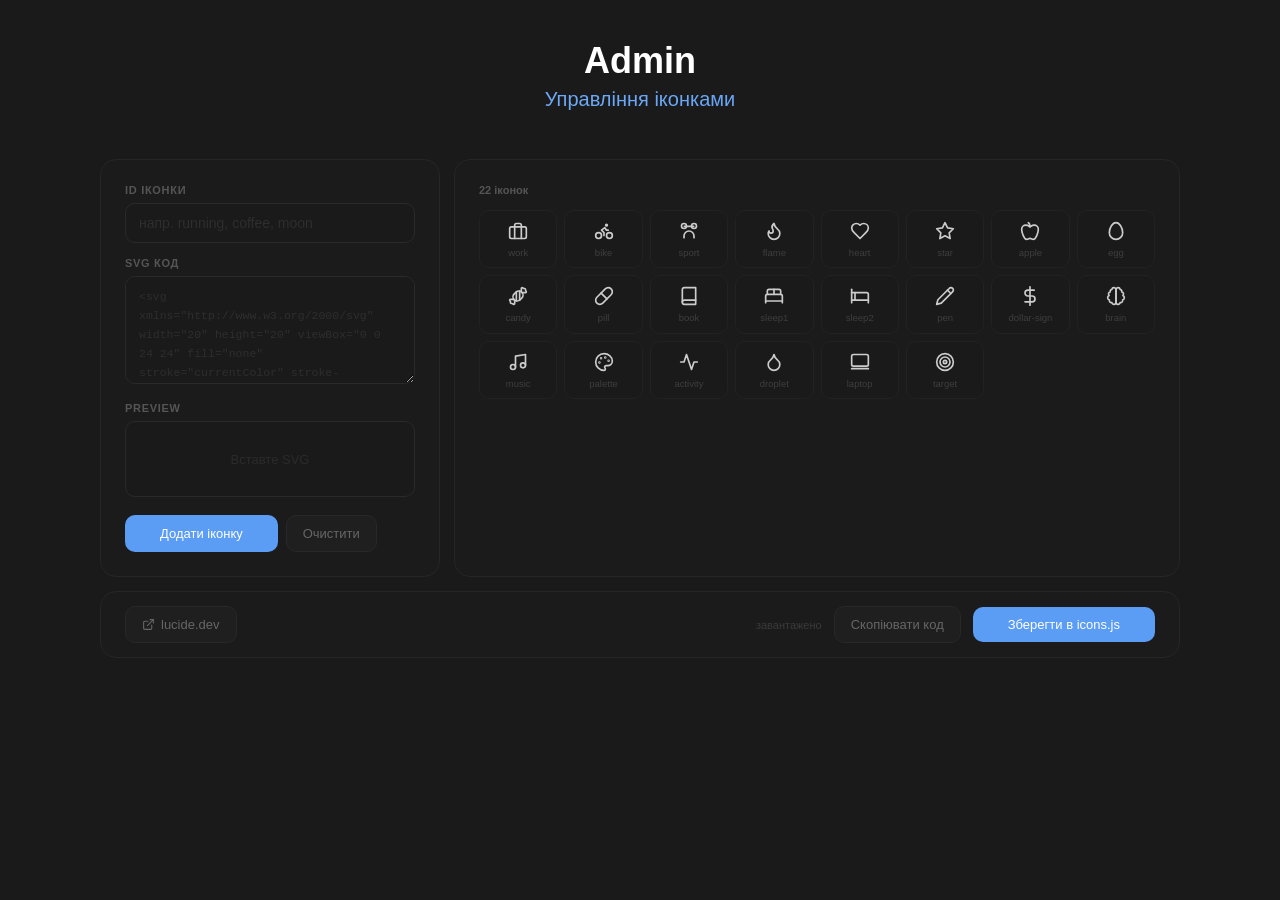
<file: habits/admin-icons.html>
<!doctype html>
<html lang="uk">
    <head>
        <meta charset="UTF-8" />
        <meta name="viewport" content="width=device-width, initial-scale=1.0" />
        <meta name="color-scheme" content="dark" />
        <title>Icons Admin</title>
        <script src="icons.js"></script>
        <style>
                * {
                    margin: 0;
                    padding: 0;
                    box-sizing: border-box;
                }

                body {
                    font-family:
                        -apple-system, BlinkMacSystemFont, "Segoe UI", Roboto,
                        sans-serif;
                    background: #1a1a1a;
                    color: #e8e8e8;
                    min-height: 100vh;
                    padding: 40px 24px 100px;
                }

                /* ── HEADER ─────────────────────────────── */
                .header {
                    text-align: center;
                    margin-bottom: 48px;
                }
                .header h1 {
                    font-size: 36px;
                    font-weight: 700;
                    color: #ffffff;
                    margin-bottom: 6px;
                }
                .header h2 {
                    font-size: 20px;
                    font-weight: 500;
                    background: linear-gradient(90deg, #7ab3f8, #5b9cf5);
                    -webkit-background-clip: text;
                    -webkit-text-fill-color: transparent;
                    background-clip: text;
                }

                /* ── LAYOUT ─────────────────────────────── */
                .layout {
                    display: grid;
                    grid-template-columns: 340px 1fr;
                    gap: 14px;
                    max-width: 1080px;
                    margin: 0 auto;
                }
                @media (max-width: 780px) {
                    .layout {
                        grid-template-columns: 1fr;
                    }
                }

                /* ── CARD ───────────────────────────────── */
                .card {
                    background: #1b1b1b;
                    border: 1px solid #262626;
                    border-radius: 16px;
                    padding: 24px;
                }
                .card-label {
                    font-size: 11px;
                    font-weight: 600;
                    text-transform: uppercase;
                    letter-spacing: 0.9px;
                    color: #444;
                    margin-bottom: 20px;
                }

                /* ── FORM ───────────────────────────────── */
                .field {
                    margin-bottom: 14px;
                }
                .field-label {
                    display: block;
                    font-size: 11px;
                    font-weight: 600;
                    text-transform: uppercase;
                    letter-spacing: 0.7px;
                    color: #555;
                    margin-bottom: 7px;
                }
                .field-input {
                    width: 100%;
                    background: #1a1a1a;
                    border: 1px solid #2a2a2a;
                    border-radius: 10px;
                    color: #e8e8e8;
                    font-size: 14px;
                    padding: 11px 13px;
                    font-family: inherit;
                    outline: none;
                    transition: border-color 0.15s;
                }
                .field-input:focus {
                    border-color: #5b9cf5;
                }
                ::placeholder {
                    color: #2e2e2e;
                }

                textarea.field-input {
                    resize: vertical;
                    min-height: 108px;
                    font-family: "Courier New", monospace;
                    font-size: 11.5px;
                    line-height: 1.65;
                }

                /* ── PREVIEW ────────────────────────────── */
                .preview {
                    height: 76px;
                    background: #1a1a1a;
                    border: 1px solid #2a2a2a;
                    border-radius: 10px;
                    display: flex;
                    align-items: center;
                    justify-content: center;
                    color: #5b9cf5;
                }
                .preview svg {
                    width: 28px !important;
                    height: 28px !important;
                    display: block;
                }
                .preview-empty {
                    color: #2b2b2b;
                    font-size: 13px;
                }

                /* ── BUTTONS ────────────────────────────── */
                .btn-row {
                    display: flex;
                    gap: 8px;
                    margin-top: 18px;
                }
                .btn {
                    padding: 10px 16px;
                    border-radius: 10px;
                    border: none;
                    font-size: 13px;
                    font-weight: 500;
                    cursor: pointer;
                    font-family: inherit;
                    transition: filter 0.15s;
                    white-space: nowrap;
                }
                .btn:hover {
                    filter: brightness(1.18);
                }
                .btn-add {
                    background: #5b9cf5;
                    color: #fff;
                    padding: 10px 35px;
                }
                .btn-ghost {
                    background: #1f1f1f;
                    color: #666;
                    border: 1px solid #282828;
                    display: inline-flex;
                    align-items: center;
                    gap: 6px;
                    text-decoration: none;
                }

                /* ── ICONS GRID ─────────────────────────── */
                .icons-meta {
                    display: flex;
                    align-items: center;
                    justify-content: space-between;
                    margin-bottom: 14px;
                    font-size: 11px;
                    color: #3a3a3a;
                }
                .icons-meta strong {
                    color: #555;
                }

                .icons-grid {
                    display: grid;
                    grid-template-columns: repeat(auto-fill, minmax(70px, 1fr));
                    gap: 7px;
                }

                .icon-cell {
                    background: #1a1a1a;
                    border: 1px solid #222;
                    border-radius: 10px;
                    padding: 10px 4px 7px;
                    display: flex;
                    flex-direction: column;
                    align-items: center;
                    gap: 5px;
                    position: relative;
                    color: #ccc;
                    transition:
                        border-color 0.15s,
                        background 0.15s,
                        opacity 0.15s;
                    cursor: grab;
                }
                .icon-cell:hover {
                    border-color: rgba(220, 60, 60, 0.5);
                    background: rgba(220, 60, 60, 0.04);
                }
                .icon-cell:hover .icon-del {
                    opacity: 1;
                }
                .icon-cell.dragging {
                    opacity: 0.3;
                    cursor: grabbing;
                }
                .icon-cell.drag-over {
                    border-color: #5b9cf5;
                    background: rgba(91, 156, 245, 0.07);
                }
                .icon-cell svg {
                    width: 20px !important;
                    height: 20px !important;
                    display: block;
                    flex-shrink: 0;
                }
                .icon-id {
                    font-size: 9.5px;
                    color: #3e3e3e;
                    text-align: center;
                    word-break: break-all;
                    line-height: 1.3;
                    cursor: text;
                    border-radius: 4px;
                    padding: 1px 3px;
                    transition: background 0.15s;
                }
                .icon-id:hover {
                    background: rgba(255, 255, 255, 0.05);
                }
                .icon-id-input {
                    width: 100%;
                    background: #2a2a2a;
                    border: 1px solid #5b9cf5;
                    border-radius: 4px;
                    color: #e8e8e8;
                    font-size: 9.5px;
                    font-family: "Courier New", monospace;
                    text-align: center;
                    padding: 1px 3px;
                    outline: none;
                    box-sizing: border-box;
                }
                .icon-del {
                    position: absolute;
                    top: 4px;
                    right: 4px;
                    width: 15px;
                    height: 15px;
                    background: #c03030;
                    border: none;
                    border-radius: 50%;
                    color: #fff;
                    font-size: 10px;
                    cursor: pointer;
                    display: flex;
                    align-items: center;
                    justify-content: center;
                    opacity: 0;
                    transition: opacity 0.15s;
                    padding: 0;
                    line-height: 1;
                }
                .icon-del:hover {
                    background: #e03333;
                }

                /* ── FILE BAR ───────────────────────────── */
                .file-bar {
                    max-width: 1080px;
                    margin: 14px auto 0;
                    background: #1b1b1b;
                    border: 1px solid #262626;
                    border-radius: 16px;
                    padding: 14px 24px;
                    display: flex;
                    align-items: center;
                    gap: 12px;
                }
                .save-status {
                    font-size: 11px;
                    color: #3a3a3a;
                    transition: color 0.2s;
                    margin-left: auto;
                }
                .save-status.dirty {
                    color: #c09030;
                }
                .save-status.saved {
                    color: #4a9e6a;
                }
                .btn-lucide {
                    background: #1a2a1a;
                    color: #4a9e6a;
                    border: 1px solid #243a24;
                    display: inline-flex;
                    align-items: center;
                    gap: 6px;
                    text-decoration: none;
                }
                .btn-lucide:hover {
                    filter: brightness(1.25);
                }

                /* ── TOAST ──────────────────────────────── */
                .toast {
                    position: fixed;
                    bottom: 32px;
                    left: 50%;
                    transform: translateX(-50%) translateY(14px);
                    background: #1e1e1e;
                    border: 1px solid #2e2e2e;
                    color: #bbb;
                    padding: 10px 20px;
                    border-radius: 10px;
                    font-size: 13px;
                    opacity: 0;
                    pointer-events: none;
                    transition:
                        opacity 0.18s,
                        transform 0.18s;
                    z-index: 999;
                    white-space: nowrap;
                }
                .toast.show {
                    opacity: 1;
                    transform: translateX(-50%) translateY(0);
                }
                .toast.success {
                    border-color: rgba(91, 156, 245, 0.35);
                    color: #7ab3f8;
                }
                .toast.error {
                    border-color: rgba(220, 60, 60, 0.35);
                    color: #f07070;
                }
            <!--
        </style>
    </head>
    <body>
        <div class="header">
            <h1>Admin</h1>
            <h2>Управління іконками</h2>
        </div>

        <div class="layout">
            <!-- ── ADD ICON ──────────────────────────── -->
            <div class="card">
                <div class="field">
                    <label class="field-label" for="iconId">ID іконки</label>
                    <input
                        class="field-input"
                        type="text"
                        id="iconId"
                        placeholder="напр. running, coffee, moon"
                        autocomplete="off"
                    />
                </div>

                <div class="field">
                    <label class="field-label" for="svgCode">SVG код</label>
                    <textarea
                        class="field-input"
                        id="svgCode"
                        placeholder='<svg xmlns="http://www.w3.org/2000/svg" width="20" height="20" viewBox="0 0 24 24" fill="none" stroke="currentColor" stroke-width="2" ...>...'
                    ></textarea>
                </div>

                <div class="field">
                    <label class="field-label">Preview</label>
                    <div class="preview" id="preview">
                        <span class="preview-empty">Вставте SVG</span>
                    </div>
                </div>

                <div class="btn-row">
                    <button class="btn btn-add" id="addBtn">
                        Додати іконку
                    </button>
                    <button class="btn btn-ghost" id="clearBtn">
                        Очистити
                    </button>
                </div>
            </div>

            <!-- ── ICONS LIST ────────────────────────── -->
            <div class="card">
                <div class="icons-meta">
                    <strong id="iconsCount">0 іконок</strong>
                </div>
                <div class="icons-grid" id="iconsList"></div>
            </div>
        </div>

        <!-- ── FILE BAR ──────────────────────────────── -->
        <div class="file-bar">
            <a
                href="https://lucide.dev/icons/"
                target="_blank"
                class="btn btn-ghost"
                ><svg
                    width="13"
                    height="13"
                    viewBox="0 0 24 24"
                    fill="none"
                    stroke="currentColor"
                    stroke-width="2"
                    stroke-linecap="round"
                    stroke-linejoin="round"
                >
                    <path
                        d="M18 13v6a2 2 0 0 1-2 2H5a2 2 0 0 1-2-2V8a2 2 0 0 1 2-2h6"
                    />
                    <polyline points="15 3 21 3 21 9" />
                    <line x1="10" y1="14" x2="21" y2="3" /></svg
                >lucide.dev</a
            >
            <span class="save-status" id="saveStatus">завантажено</span>
            <button class="btn btn-ghost" id="copyBtn">Скопіювати код</button>
            <button class="btn btn-add" id="saveBtn">
                Зберегти в icons.js
            </button>
        </div>

        <div class="toast" id="toast"></div>

        <script>
            // ─── STATE ────────────────────────────────────────────────────────────────
            // ICONS & emojiToIconMap are injected by <script src="icons.js">
            let icons =
                typeof ICONS !== "undefined"
                    ? ICONS.map((i) => ({ ...i }))
                    : [];
            // ─── FILE CONTENT GENERATOR ───────────────────────────────────────────────
            function generateFileContent() {
                const iconLines = icons
                    .map((icon) => {
                        const svg = (icon.svg || "")
                            .replace(/\\/g, "\\\\")
                            .replace(/'/g, "\\'");
                        return `  {\n    id: "${icon.id}",\n    svg: '${svg}',\n  }`;
                    })
                    .join(",\n");

                let out = `/* ========== ICONS FOR HABITS ========== */\n\nconst ICONS = [\n${iconLines}\n];\n`;

                // Preserve emojiToIconMap if it was loaded from icons.js
                if (typeof emojiToIconMap !== "undefined") {
                    const mapLines = Object.entries(emojiToIconMap)
                        .map(([k, v]) => `  "${k}": "${v}"`)
                        .join(",\n");
                    out += `\n// Also include emoji to icon mapping for migration\nconst emojiToIconMap = {\n${mapLines}\n};\n`;
                }

                return out;
            }

            // ─── SAVE TO icons.js ─────────────────────────────────────────────────────
            function saveToFile() {
                const content = generateFileContent();
                const blob = new Blob([content], { type: "text/javascript" });
                const url = URL.createObjectURL(blob);
                const a = document.createElement("a");
                a.href = url;
                a.download = "icons.js";
                a.click();
                URL.revokeObjectURL(url);
                setDirty(false);
                showToast("↓ icons.js завантажено", "success");
            }

            async function copyCode() {
                try {
                    await navigator.clipboard.writeText(generateFileContent());
                    showToast("✓ Код скопійовано", "success");
                } catch {
                    showToast("Помилка копіювання", "error");
                }
            }

            // ─── DIRTY STATE ──────────────────────────────────────────────────────────
            function setDirty(dirty) {
                const el = document.getElementById("saveStatus");
                if (dirty) {
                    el.textContent = "● незбережені зміни";
                    el.className = "save-status dirty";
                } else {
                    el.textContent = "✓ збережено";
                    el.className = "save-status saved";
                }
            }

            // ─── LIVE SVG PREVIEW ─────────────────────────────────────────────────────
            document
                .getElementById("svgCode")
                .addEventListener("input", function () {
                    const val = this.value.trim();
                    const box = document.getElementById("preview");
                    if (val.startsWith("<svg")) {
                        box.innerHTML = val;
                        // size is enforced by CSS (svg { width: 28px !important; ... })
                    } else {
                        box.innerHTML =
                            '<span class="preview-empty">Вставте SVG</span>';
                    }
                });

            // ─── ADD ICON ─────────────────────────────────────────────────────────────
            document.getElementById("addBtn").addEventListener("click", () => {
                const rawId = document.getElementById("iconId").value.trim();
                const svg = document.getElementById("svgCode").value.trim();

                let id;
                if (rawId) {
                    id = rawId.toLowerCase().replace(/\s+/g, "-");
                } else {
                    let n = 1;
                    while (icons.some((i) => i.id === `icon${n}`)) n++;
                    id = `icon${n}`;
                }

                if (!id) {
                    showToast("Введіть ID іконки", "error");
                    return;
                }
                if (!svg) {
                    showToast("Введіть SVG код", "error");
                    return;
                }
                if (!svg.startsWith("<svg")) {
                    showToast("Це не SVG код", "error");
                    return;
                }
                if (icons.some((i) => i.id === id)) {
                    showToast(`ID "${id}" вже існує`, "error");
                    return;
                }

                icons.push({ id, svg });
                setDirty(true);
                renderIcons();
                clearForm();
                showToast(`+ "${id}" додано`, "success");
            });

            // Allow Enter in the ID field to focus SVG textarea
            document
                .getElementById("iconId")
                .addEventListener("keydown", (e) => {
                    if (e.key === "Enter")
                        document.getElementById("svgCode").focus();
                });

            // ─── CLEAR FORM ───────────────────────────────────────────────────────────
            document
                .getElementById("clearBtn")
                .addEventListener("click", clearForm);

            function clearForm() {
                document.getElementById("iconId").value = "";
                document.getElementById("svgCode").value = "";
                document.getElementById("preview").innerHTML =
                    '<span class="preview-empty">Вставте SVG</span>';
            }

            // ─── TOOLBAR BUTTONS ──────────────────────────────────────────────────────
            document
                .getElementById("saveBtn")
                .addEventListener("click", saveToFile);
            document
                .getElementById("copyBtn")
                .addEventListener("click", copyCode);

            // ─── DRAG & DROP ──────────────────────────────────────────────────────────
            let dragSrcIndex = null;

            function onDragStart(e, index) {
                dragSrcIndex = index;
                e.currentTarget.classList.add("dragging");
                e.dataTransfer.effectAllowed = "move";
            }
            function onDragEnd(e) {
                e.currentTarget.classList.remove("dragging");
                document
                    .querySelectorAll(".icon-cell")
                    .forEach((c) => c.classList.remove("drag-over"));
            }
            function onDragOver(e) {
                e.preventDefault();
                e.dataTransfer.dropEffect = "move";
                e.currentTarget.classList.add("drag-over");
            }
            function onDragLeave(e) {
                e.currentTarget.classList.remove("drag-over");
            }
            function onDrop(e, index) {
                e.preventDefault();
                e.currentTarget.classList.remove("drag-over");
                if (dragSrcIndex === null || dragSrcIndex === index) return;
                const moved = icons.splice(dragSrcIndex, 1)[0];
                icons.splice(index, 0, moved);
                dragSrcIndex = null;
                setDirty(true);
                renderIcons();
            }

            // ─── RENDER ICONS GRID ────────────────────────────────────────────────────
            function renderIcons() {
                const list = document.getElementById("iconsList");
                const count = document.getElementById("iconsCount");

                count.textContent = `${icons.length} іконок`;
                list.innerHTML = "";

                icons.forEach((icon, index) => {
                    const cell = document.createElement("div");
                    cell.className = "icon-cell";
                    cell.draggable = true;

                    const fallbackSvg =
                        '<svg viewBox="0 0 24 24"><circle cx="12" cy="12" r="8"/></svg>';
                    cell.innerHTML = `
          ${icon.svg || fallbackSvg}
          <div class="icon-id">${icon.id}</div>
          <button class="icon-del" title="Видалити">×</button>
        `;

                    cell.addEventListener("dragstart", (e) =>
                        onDragStart(e, index),
                    );
                    cell.addEventListener("dragend", (e) => onDragEnd(e));
                    cell.addEventListener("dragover", (e) => onDragOver(e));
                    cell.addEventListener("dragleave", (e) => onDragLeave(e));
                    cell.addEventListener("drop", (e) => onDrop(e, index));

                    cell.querySelector(".icon-del").addEventListener(
                        "click",
                        (e) => {
                            e.stopPropagation();
                            icons = icons.filter((i) => i.id !== icon.id);
                            setDirty(true);
                            renderIcons();
                            showToast(`Видалено: ${icon.id}`, "success");
                        },
                    );

                    const idEl = cell.querySelector(".icon-id");
                    idEl.addEventListener("dblclick", (e) => {
                        e.stopPropagation();
                        const oldId = icon.id;
                        const input = document.createElement("input");
                        input.type = "text";
                        input.value = oldId;
                        input.className = "icon-id-input";
                        idEl.replaceWith(input);
                        input.focus();
                        input.select();

                        const commit = () => {
                            let newId = input.value
                                .trim()
                                .toLowerCase()
                                .replace(/\s+/g, "-");
                            input.replaceWith(idEl);
                            if (!newId || newId === oldId) {
                                idEl.textContent = oldId;
                                return;
                            }
                            if (
                                icons.some(
                                    (i) => i.id === newId && i.id !== oldId,
                                )
                            ) {
                                let n = 2;
                                while (
                                    icons.some(
                                        (i) =>
                                            i.id === `${newId}${n}` &&
                                            i.id !== oldId,
                                    )
                                )
                                    n++;
                                newId = `${newId}${n}`;
                            }
                            idEl.textContent = newId;
                            const item = icons.find((i) => i.id === oldId);
                            if (item) item.id = newId;
                            setDirty(true);
                            renderIcons();
                            showToast(
                                `тХи╨▓тХитЦСтХитХХтХитХЭтХитХбтХитХЬтХитХЫсГХтХитЦСтХитХЬтХитХЫ: ${oldId} тЖТ ${newId}`,
                                "success",
                            );
                        };

                        input.addEventListener("keydown", (ev) => {
                            if (ev.key === "Enter") {
                                ev.preventDefault();
                                commit();
                            }
                            if (ev.key === "Escape") {
                                ev.preventDefault();
                                input.replaceWith(idEl);
                            }
                        });
                        input.addEventListener("blur", commit);
                    });

                    list.appendChild(cell);
                });
            }

            // ─── TOAST ────────────────────────────────────────────────────────────────
            let toastTimer;
            function showToast(msg, type = "success") {
                const t = document.getElementById("toast");
                clearTimeout(toastTimer);
                t.textContent = msg;
                t.className = `toast show ${type}`;
                toastTimer = setTimeout(() => t.classList.remove("show"), 2600);
            }

            // ─── INIT ─────────────────────────────────────────────────────────────────
            renderIcons();
        </script>
    </body>
</html>
</file>
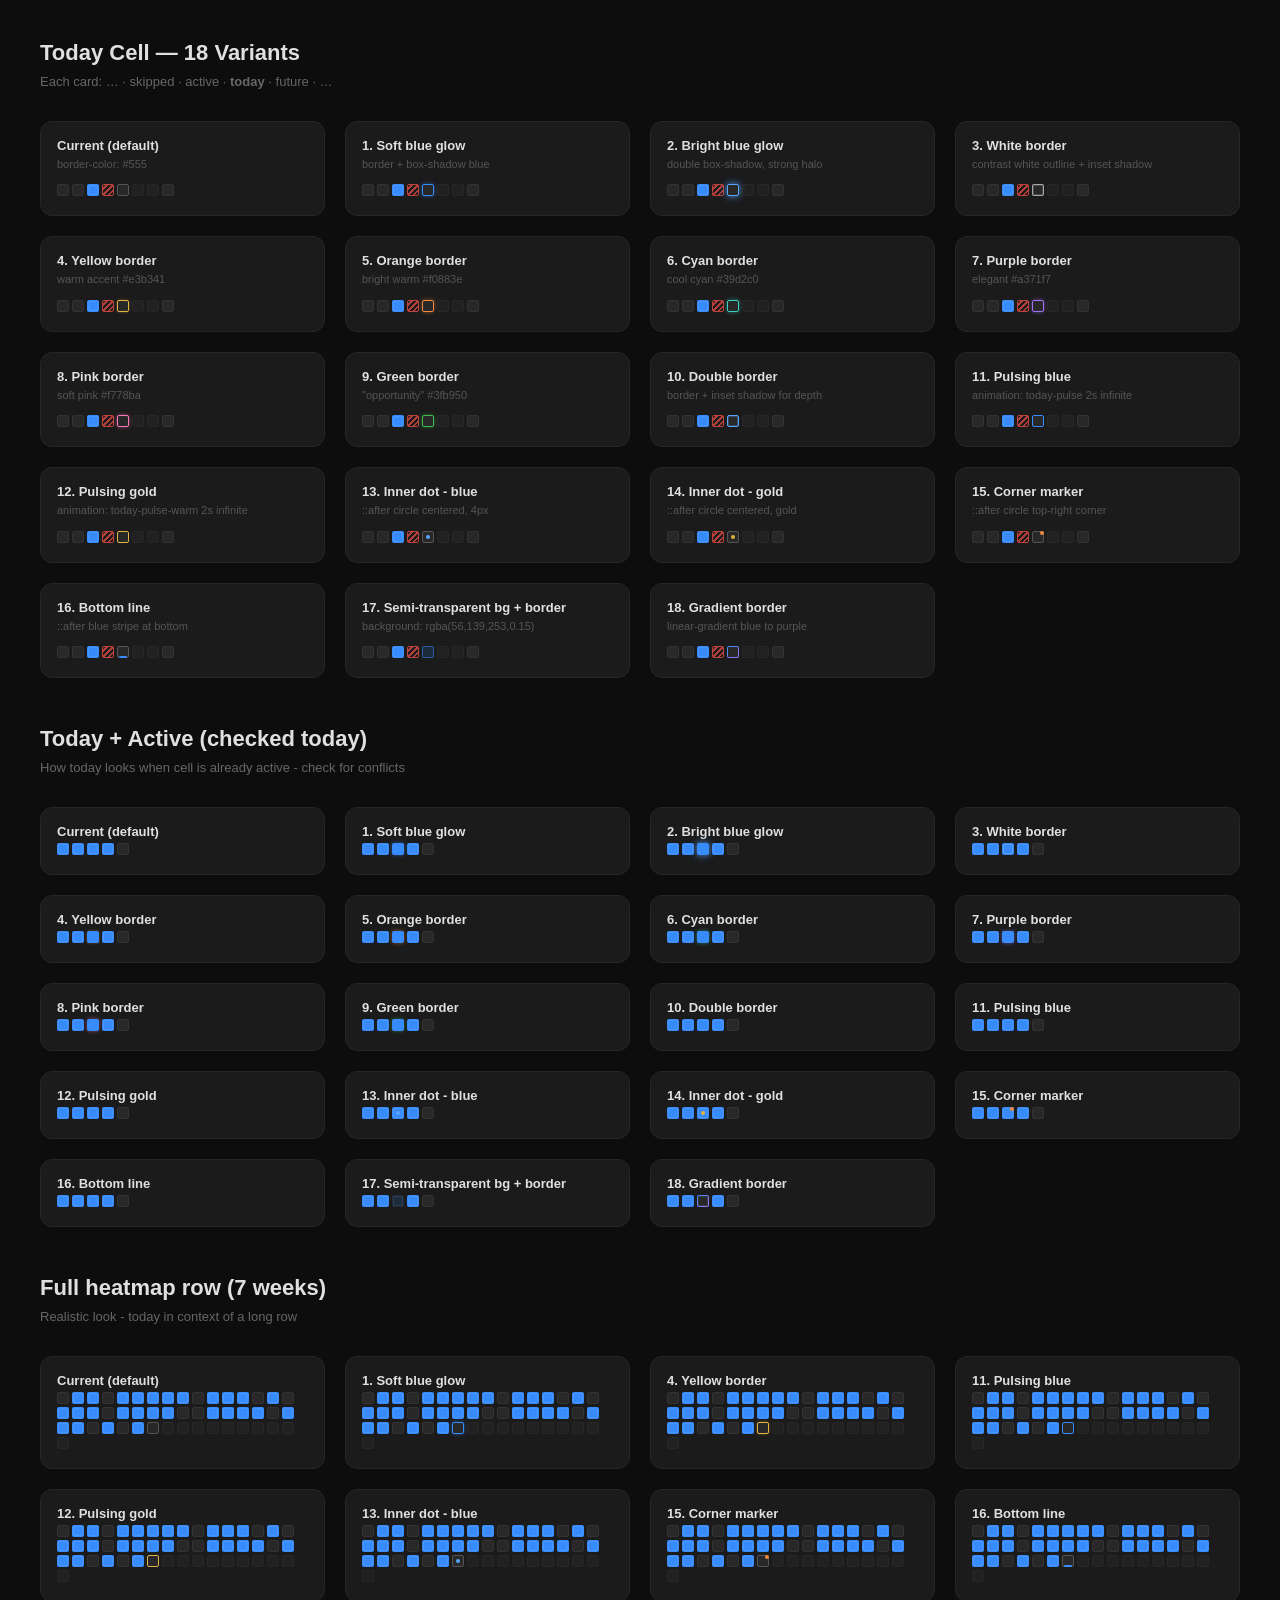
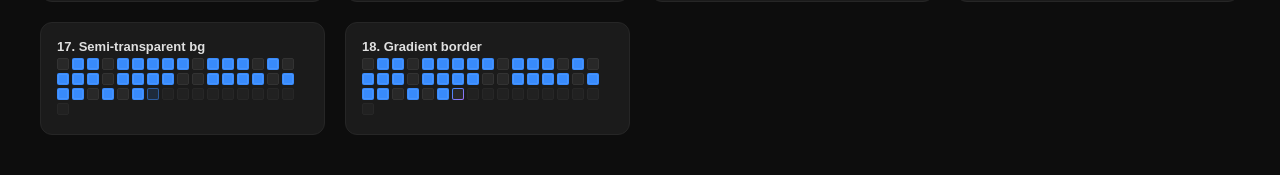
<file: habits/today-variants.html>
<!doctype html>
<html lang="uk">
    <head>
        <meta charset="UTF-8" />
        <meta name="viewport" content="width=device-width, initial-scale=1.0" />
        <title>Today Cell Variants</title>
        <style>
            * {
                margin: 0;
                padding: 0;
                box-sizing: border-box;
            }

            body {
                background: #0d0d0d;
                color: #ccc;
                font-family:
                    -apple-system, BlinkMacSystemFont, "Segoe UI", sans-serif;
                padding: 40px;
            }

            h1 {
                font-size: 22px;
                font-weight: 600;
                color: #e0e0e0;
                margin-bottom: 8px;
            }

            .subtitle {
                font-size: 13px;
                color: #666;
                margin-bottom: 32px;
            }

            .grid {
                display: grid;
                grid-template-columns: repeat(auto-fill, minmax(280px, 1fr));
                gap: 20px;
            }

            .card {
                background: #1b1b1b;
                border: 1px solid #262626;
                border-radius: 12px;
                padding: 16px;
            }

            .card-title {
                font-size: 13px;
                font-weight: 600;
                color: #e0e0e0;
                margin-bottom: 4px;
            }

            .card-desc {
                font-size: 11px;
                color: #555;
                margin-bottom: 12px;
                line-height: 1.4;
            }

            .day-cell {
                width: 12px;
                height: 12px;
                border-radius: 2px;
                background: #282828;
                border: 1px solid #333333;
                cursor: pointer;
                flex-shrink: 0;
                margin-right: 3px;
                margin-bottom: 3px;
            }

            .day-cell.active {
                background: #388bfd;
                border-color: transparent !important;
                box-shadow: inset 0 0 0 1px rgba(255, 255, 255, 0.08);
            }

            .day-cell.skipped {
                background:
                    repeating-linear-gradient(
                        135deg,
                        transparent 0px,
                        transparent 2px,
                        rgba(248, 81, 73, 0.9) 2px,
                        rgba(248, 81, 73, 0.9) 4px
                    ),
                    #1a1a1a;
                border-color: #f85149;
                opacity: 0.75;
            }

            .day-cell.half {
                background: linear-gradient(to right, #388bfd 50%, #282828 50%);
                border-color: transparent;
                box-shadow: inset 0 0 0 1px rgba(255, 255, 255, 0.08);
            }

            .day-cell.future {
                opacity: 0.5;
            }

            .cells-row {
                display: flex;
                flex-wrap: wrap;
                align-items: flex-start;
            }

            /* Current (default) */
            .variant-current .day-cell.today {
                position: relative;
                border-color: #555;
            }

            /* 1. Soft blue glow */
            .variant-1 .day-cell.today {
                position: relative;
                border-color: #388bfd;
                box-shadow: 0 0 4px rgba(56, 139, 253, 0.5);
            }

            /* 2. Bright blue glow */
            .variant-2 .day-cell.today {
                position: relative;
                border-color: #58a6ff;
                box-shadow:
                    0 0 6px rgba(88, 166, 255, 0.7),
                    0 0 12px rgba(88, 166, 255, 0.3);
            }

            /* 3. White border */
            .variant-3 .day-cell.today {
                position: relative;
                border-color: rgba(255, 255, 255, 0.6);
                box-shadow: inset 0 0 0 1px rgba(255, 255, 255, 0.15);
            }

            /* 4. Yellow border */
            .variant-4 .day-cell.today {
                position: relative;
                border-color: #e3b341;
                box-shadow: 0 0 3px rgba(227, 179, 65, 0.4);
            }

            /* 5. Orange border */
            .variant-5 .day-cell.today {
                position: relative;
                border-color: #f0883e;
                box-shadow: 0 0 4px rgba(240, 136, 62, 0.5);
            }

            /* 6. Cyan border */
            .variant-6 .day-cell.today {
                position: relative;
                border-color: #39d2c0;
                box-shadow: 0 0 4px rgba(57, 210, 192, 0.5);
            }

            /* 7. Purple border */
            .variant-7 .day-cell.today {
                position: relative;
                border-color: #a371f7;
                box-shadow: 0 0 4px rgba(163, 113, 247, 0.5);
            }

            /* 8. Pink border */
            .variant-8 .day-cell.today {
                position: relative;
                border-color: #f778ba;
                box-shadow: 0 0 4px rgba(247, 120, 186, 0.5);
            }

            /* 9. Green border */
            .variant-9 .day-cell.today {
                position: relative;
                border-color: #3fb950;
                box-shadow: 0 0 4px rgba(63, 185, 80, 0.5);
            }

            /* 10. Double border */
            .variant-10 .day-cell.today {
                position: relative;
                border-color: #58a6ff;
                box-shadow: inset 0 0 0 1px rgba(88, 166, 255, 0.3);
            }

            /* 11. Pulsing blue */
            .variant-11 .day-cell.today {
                position: relative;
                border-color: #388bfd;
                animation: today-pulse 2s ease-in-out infinite;
            }

            @keyframes today-pulse {
                0%,
                100% {
                    box-shadow: 0 0 2px rgba(56, 139, 253, 0.3);
                }
                50% {
                    box-shadow: 0 0 6px rgba(56, 139, 253, 0.7);
                }
            }

            /* 12. Pulsing gold */
            .variant-12 .day-cell.today {
                position: relative;
                border-color: #e3b341;
                animation: today-pulse-warm 2s ease-in-out infinite;
            }

            @keyframes today-pulse-warm {
                0%,
                100% {
                    box-shadow: 0 0 2px rgba(227, 179, 65, 0.2);
                }
                50% {
                    box-shadow: 0 0 6px rgba(227, 179, 65, 0.6);
                }
            }

            /* 13. Inner dot - blue */
            .variant-13 .day-cell.today {
                position: relative;
                border-color: #555;
            }

            .variant-13 .day-cell.today::after {
                content: "";
                position: absolute;
                top: 50%;
                left: 50%;
                transform: translate(-50%, -50%);
                width: 4px;
                height: 4px;
                border-radius: 50%;
                background: #58a6ff;
            }

            /* 14. Inner dot - gold */
            .variant-14 .day-cell.today {
                position: relative;
                border-color: #555;
            }

            .variant-14 .day-cell.today::after {
                content: "";
                position: absolute;
                top: 50%;
                left: 50%;
                transform: translate(-50%, -50%);
                width: 4px;
                height: 4px;
                border-radius: 50%;
                background: #e3b341;
            }

            /* 15. Corner marker */
            .variant-15 .day-cell.today {
                position: relative;
                border-color: #555;
            }

            .variant-15 .day-cell.today::after {
                content: "";
                position: absolute;
                top: -1px;
                right: -1px;
                width: 4px;
                height: 4px;
                border-radius: 50%;
                background: #f0883e;
                z-index: 1;
            }

            /* 16. Bottom line */
            .variant-16 .day-cell.today {
                position: relative;
                border-color: #555;
            }

            .variant-16 .day-cell.today::after {
                content: "";
                position: absolute;
                bottom: -1px;
                left: 1px;
                right: 1px;
                height: 2px;
                border-radius: 1px;
                background: #388bfd;
            }

            /* 17. Semi-transparent bg + border */
            .variant-17 .day-cell.today {
                position: relative;
                background: rgba(56, 139, 253, 0.15);
                border-color: rgba(56, 139, 253, 0.5);
            }

            /* 18. Gradient border */
            .variant-18 .day-cell.today {
                position: relative;
                border-color: transparent;
                background:
                    linear-gradient(#282828, #282828) padding-box,
                    linear-gradient(135deg, #388bfd, #a371f7) border-box;
            }
        </style>
    </head>
    <body>
        <h1>Today Cell &#8212; 18 Variants</h1>
        <p class="subtitle">
            Each card: &#8230; &#183; skipped &#183; active &#183;
            <strong>today</strong> &#183; future &#183; &#8230;
        </p>

        <div class="grid">
            <div class="card variant-current">
                <div class="card-title">Current (default)</div>
                <div class="card-desc">border-color: #555</div>
                <div class="cells-row">
                    <div class="day-cell"></div>
                    <div class="day-cell"></div>
                    <div class="day-cell active"></div>
                    <div class="day-cell skipped"></div>
                    <div class="day-cell today"></div>
                    <div class="day-cell future"></div>
                    <div class="day-cell future"></div>
                    <div class="day-cell"></div>
                </div>
            </div>

            <div class="card variant-1">
                <div class="card-title">1. Soft blue glow</div>
                <div class="card-desc">border + box-shadow blue</div>
                <div class="cells-row">
                    <div class="day-cell"></div>
                    <div class="day-cell"></div>
                    <div class="day-cell active"></div>
                    <div class="day-cell skipped"></div>
                    <div class="day-cell today"></div>
                    <div class="day-cell future"></div>
                    <div class="day-cell future"></div>
                    <div class="day-cell"></div>
                </div>
            </div>

            <div class="card variant-2">
                <div class="card-title">2. Bright blue glow</div>
                <div class="card-desc">double box-shadow, strong halo</div>
                <div class="cells-row">
                    <div class="day-cell"></div>
                    <div class="day-cell"></div>
                    <div class="day-cell active"></div>
                    <div class="day-cell skipped"></div>
                    <div class="day-cell today"></div>
                    <div class="day-cell future"></div>
                    <div class="day-cell future"></div>
                    <div class="day-cell"></div>
                </div>
            </div>

            <div class="card variant-3">
                <div class="card-title">3. White border</div>
                <div class="card-desc">
                    contrast white outline + inset shadow
                </div>
                <div class="cells-row">
                    <div class="day-cell"></div>
                    <div class="day-cell"></div>
                    <div class="day-cell active"></div>
                    <div class="day-cell skipped"></div>
                    <div class="day-cell today"></div>
                    <div class="day-cell future"></div>
                    <div class="day-cell future"></div>
                    <div class="day-cell"></div>
                </div>
            </div>

            <div class="card variant-4">
                <div class="card-title">4. Yellow border</div>
                <div class="card-desc">warm accent #e3b341</div>
                <div class="cells-row">
                    <div class="day-cell"></div>
                    <div class="day-cell"></div>
                    <div class="day-cell active"></div>
                    <div class="day-cell skipped"></div>
                    <div class="day-cell today"></div>
                    <div class="day-cell future"></div>
                    <div class="day-cell future"></div>
                    <div class="day-cell"></div>
                </div>
            </div>

            <div class="card variant-5">
                <div class="card-title">5. Orange border</div>
                <div class="card-desc">bright warm #f0883e</div>
                <div class="cells-row">
                    <div class="day-cell"></div>
                    <div class="day-cell"></div>
                    <div class="day-cell active"></div>
                    <div class="day-cell skipped"></div>
                    <div class="day-cell today"></div>
                    <div class="day-cell future"></div>
                    <div class="day-cell future"></div>
                    <div class="day-cell"></div>
                </div>
            </div>

            <div class="card variant-6">
                <div class="card-title">6. Cyan border</div>
                <div class="card-desc">cool cyan #39d2c0</div>
                <div class="cells-row">
                    <div class="day-cell"></div>
                    <div class="day-cell"></div>
                    <div class="day-cell active"></div>
                    <div class="day-cell skipped"></div>
                    <div class="day-cell today"></div>
                    <div class="day-cell future"></div>
                    <div class="day-cell future"></div>
                    <div class="day-cell"></div>
                </div>
            </div>

            <div class="card variant-7">
                <div class="card-title">7. Purple border</div>
                <div class="card-desc">elegant #a371f7</div>
                <div class="cells-row">
                    <div class="day-cell"></div>
                    <div class="day-cell"></div>
                    <div class="day-cell active"></div>
                    <div class="day-cell skipped"></div>
                    <div class="day-cell today"></div>
                    <div class="day-cell future"></div>
                    <div class="day-cell future"></div>
                    <div class="day-cell"></div>
                </div>
            </div>

            <div class="card variant-8">
                <div class="card-title">8. Pink border</div>
                <div class="card-desc">soft pink #f778ba</div>
                <div class="cells-row">
                    <div class="day-cell"></div>
                    <div class="day-cell"></div>
                    <div class="day-cell active"></div>
                    <div class="day-cell skipped"></div>
                    <div class="day-cell today"></div>
                    <div class="day-cell future"></div>
                    <div class="day-cell future"></div>
                    <div class="day-cell"></div>
                </div>
            </div>

            <div class="card variant-9">
                <div class="card-title">9. Green border</div>
                <div class="card-desc">"opportunity" #3fb950</div>
                <div class="cells-row">
                    <div class="day-cell"></div>
                    <div class="day-cell"></div>
                    <div class="day-cell active"></div>
                    <div class="day-cell skipped"></div>
                    <div class="day-cell today"></div>
                    <div class="day-cell future"></div>
                    <div class="day-cell future"></div>
                    <div class="day-cell"></div>
                </div>
            </div>

            <div class="card variant-10">
                <div class="card-title">10. Double border</div>
                <div class="card-desc">border + inset shadow for depth</div>
                <div class="cells-row">
                    <div class="day-cell"></div>
                    <div class="day-cell"></div>
                    <div class="day-cell active"></div>
                    <div class="day-cell skipped"></div>
                    <div class="day-cell today"></div>
                    <div class="day-cell future"></div>
                    <div class="day-cell future"></div>
                    <div class="day-cell"></div>
                </div>
            </div>

            <div class="card variant-11">
                <div class="card-title">11. Pulsing blue</div>
                <div class="card-desc">animation: today-pulse 2s infinite</div>
                <div class="cells-row">
                    <div class="day-cell"></div>
                    <div class="day-cell"></div>
                    <div class="day-cell active"></div>
                    <div class="day-cell skipped"></div>
                    <div class="day-cell today"></div>
                    <div class="day-cell future"></div>
                    <div class="day-cell future"></div>
                    <div class="day-cell"></div>
                </div>
            </div>

            <div class="card variant-12">
                <div class="card-title">12. Pulsing gold</div>
                <div class="card-desc">
                    animation: today-pulse-warm 2s infinite
                </div>
                <div class="cells-row">
                    <div class="day-cell"></div>
                    <div class="day-cell"></div>
                    <div class="day-cell active"></div>
                    <div class="day-cell skipped"></div>
                    <div class="day-cell today"></div>
                    <div class="day-cell future"></div>
                    <div class="day-cell future"></div>
                    <div class="day-cell"></div>
                </div>
            </div>

            <div class="card variant-13">
                <div class="card-title">13. Inner dot - blue</div>
                <div class="card-desc">::after circle centered, 4px</div>
                <div class="cells-row">
                    <div class="day-cell"></div>
                    <div class="day-cell"></div>
                    <div class="day-cell active"></div>
                    <div class="day-cell skipped"></div>
                    <div class="day-cell today"></div>
                    <div class="day-cell future"></div>
                    <div class="day-cell future"></div>
                    <div class="day-cell"></div>
                </div>
            </div>

            <div class="card variant-14">
                <div class="card-title">14. Inner dot - gold</div>
                <div class="card-desc">::after circle centered, gold</div>
                <div class="cells-row">
                    <div class="day-cell"></div>
                    <div class="day-cell"></div>
                    <div class="day-cell active"></div>
                    <div class="day-cell skipped"></div>
                    <div class="day-cell today"></div>
                    <div class="day-cell future"></div>
                    <div class="day-cell future"></div>
                    <div class="day-cell"></div>
                </div>
            </div>

            <div class="card variant-15">
                <div class="card-title">15. Corner marker</div>
                <div class="card-desc">::after circle top-right corner</div>
                <div class="cells-row">
                    <div class="day-cell"></div>
                    <div class="day-cell"></div>
                    <div class="day-cell active"></div>
                    <div class="day-cell skipped"></div>
                    <div class="day-cell today"></div>
                    <div class="day-cell future"></div>
                    <div class="day-cell future"></div>
                    <div class="day-cell"></div>
                </div>
            </div>

            <div class="card variant-16">
                <div class="card-title">16. Bottom line</div>
                <div class="card-desc">::after blue stripe at bottom</div>
                <div class="cells-row">
                    <div class="day-cell"></div>
                    <div class="day-cell"></div>
                    <div class="day-cell active"></div>
                    <div class="day-cell skipped"></div>
                    <div class="day-cell today"></div>
                    <div class="day-cell future"></div>
                    <div class="day-cell future"></div>
                    <div class="day-cell"></div>
                </div>
            </div>

            <div class="card variant-17">
                <div class="card-title">17. Semi-transparent bg + border</div>
                <div class="card-desc">background: rgba(56,139,253,0.15)</div>
                <div class="cells-row">
                    <div class="day-cell"></div>
                    <div class="day-cell"></div>
                    <div class="day-cell active"></div>
                    <div class="day-cell skipped"></div>
                    <div class="day-cell today"></div>
                    <div class="day-cell future"></div>
                    <div class="day-cell future"></div>
                    <div class="day-cell"></div>
                </div>
            </div>

            <div class="card variant-18">
                <div class="card-title">18. Gradient border</div>
                <div class="card-desc">linear-gradient blue to purple</div>
                <div class="cells-row">
                    <div class="day-cell"></div>
                    <div class="day-cell"></div>
                    <div class="day-cell active"></div>
                    <div class="day-cell skipped"></div>
                    <div class="day-cell today"></div>
                    <div class="day-cell future"></div>
                    <div class="day-cell future"></div>
                    <div class="day-cell"></div>
                </div>
            </div>
        </div>

        <!-- Section 2: today + active -->
        <h1 style="margin-top: 48px">Today + Active (checked today)</h1>
        <p class="subtitle">
            How today looks when cell is already active - check for conflicts
        </p>

        <div class="grid">
            <div class="card variant-current">
                <div class="card-title">Current (default)</div>
                <div class="cells-row">
                    <div class="day-cell active"></div>
                    <div class="day-cell active"></div>
                    <div class="day-cell active today"></div>
                    <div class="day-cell active"></div>
                    <div class="day-cell"></div>
                </div>
            </div>

            <div class="card variant-1">
                <div class="card-title">1. Soft blue glow</div>
                <div class="cells-row">
                    <div class="day-cell active"></div>
                    <div class="day-cell active"></div>
                    <div class="day-cell active today"></div>
                    <div class="day-cell active"></div>
                    <div class="day-cell"></div>
                </div>
            </div>

            <div class="card variant-2">
                <div class="card-title">2. Bright blue glow</div>
                <div class="cells-row">
                    <div class="day-cell active"></div>
                    <div class="day-cell active"></div>
                    <div class="day-cell active today"></div>
                    <div class="day-cell active"></div>
                    <div class="day-cell"></div>
                </div>
            </div>

            <div class="card variant-3">
                <div class="card-title">3. White border</div>
                <div class="cells-row">
                    <div class="day-cell active"></div>
                    <div class="day-cell active"></div>
                    <div class="day-cell active today"></div>
                    <div class="day-cell active"></div>
                    <div class="day-cell"></div>
                </div>
            </div>

            <div class="card variant-4">
                <div class="card-title">4. Yellow border</div>
                <div class="cells-row">
                    <div class="day-cell active"></div>
                    <div class="day-cell active"></div>
                    <div class="day-cell active today"></div>
                    <div class="day-cell active"></div>
                    <div class="day-cell"></div>
                </div>
            </div>

            <div class="card variant-5">
                <div class="card-title">5. Orange border</div>
                <div class="cells-row">
                    <div class="day-cell active"></div>
                    <div class="day-cell active"></div>
                    <div class="day-cell active today"></div>
                    <div class="day-cell active"></div>
                    <div class="day-cell"></div>
                </div>
            </div>

            <div class="card variant-6">
                <div class="card-title">6. Cyan border</div>
                <div class="cells-row">
                    <div class="day-cell active"></div>
                    <div class="day-cell active"></div>
                    <div class="day-cell active today"></div>
                    <div class="day-cell active"></div>
                    <div class="day-cell"></div>
                </div>
            </div>

            <div class="card variant-7">
                <div class="card-title">7. Purple border</div>
                <div class="cells-row">
                    <div class="day-cell active"></div>
                    <div class="day-cell active"></div>
                    <div class="day-cell active today"></div>
                    <div class="day-cell active"></div>
                    <div class="day-cell"></div>
                </div>
            </div>

            <div class="card variant-8">
                <div class="card-title">8. Pink border</div>
                <div class="cells-row">
                    <div class="day-cell active"></div>
                    <div class="day-cell active"></div>
                    <div class="day-cell active today"></div>
                    <div class="day-cell active"></div>
                    <div class="day-cell"></div>
                </div>
            </div>

            <div class="card variant-9">
                <div class="card-title">9. Green border</div>
                <div class="cells-row">
                    <div class="day-cell active"></div>
                    <div class="day-cell active"></div>
                    <div class="day-cell active today"></div>
                    <div class="day-cell active"></div>
                    <div class="day-cell"></div>
                </div>
            </div>

            <div class="card variant-10">
                <div class="card-title">10. Double border</div>
                <div class="cells-row">
                    <div class="day-cell active"></div>
                    <div class="day-cell active"></div>
                    <div class="day-cell active today"></div>
                    <div class="day-cell active"></div>
                    <div class="day-cell"></div>
                </div>
            </div>

            <div class="card variant-11">
                <div class="card-title">11. Pulsing blue</div>
                <div class="cells-row">
                    <div class="day-cell active"></div>
                    <div class="day-cell active"></div>
                    <div class="day-cell active today"></div>
                    <div class="day-cell active"></div>
                    <div class="day-cell"></div>
                </div>
            </div>

            <div class="card variant-12">
                <div class="card-title">12. Pulsing gold</div>
                <div class="cells-row">
                    <div class="day-cell active"></div>
                    <div class="day-cell active"></div>
                    <div class="day-cell active today"></div>
                    <div class="day-cell active"></div>
                    <div class="day-cell"></div>
                </div>
            </div>

            <div class="card variant-13">
                <div class="card-title">13. Inner dot - blue</div>
                <div class="cells-row">
                    <div class="day-cell active"></div>
                    <div class="day-cell active"></div>
                    <div class="day-cell active today"></div>
                    <div class="day-cell active"></div>
                    <div class="day-cell"></div>
                </div>
            </div>

            <div class="card variant-14">
                <div class="card-title">14. Inner dot - gold</div>
                <div class="cells-row">
                    <div class="day-cell active"></div>
                    <div class="day-cell active"></div>
                    <div class="day-cell active today"></div>
                    <div class="day-cell active"></div>
                    <div class="day-cell"></div>
                </div>
            </div>

            <div class="card variant-15">
                <div class="card-title">15. Corner marker</div>
                <div class="cells-row">
                    <div class="day-cell active"></div>
                    <div class="day-cell active"></div>
                    <div class="day-cell active today"></div>
                    <div class="day-cell active"></div>
                    <div class="day-cell"></div>
                </div>
            </div>

            <div class="card variant-16">
                <div class="card-title">16. Bottom line</div>
                <div class="cells-row">
                    <div class="day-cell active"></div>
                    <div class="day-cell active"></div>
                    <div class="day-cell active today"></div>
                    <div class="day-cell active"></div>
                    <div class="day-cell"></div>
                </div>
            </div>

            <div class="card variant-17">
                <div class="card-title">17. Semi-transparent bg + border</div>
                <div class="cells-row">
                    <div class="day-cell active"></div>
                    <div class="day-cell active"></div>
                    <div class="day-cell active today"></div>
                    <div class="day-cell active"></div>
                    <div class="day-cell"></div>
                </div>
            </div>

            <div class="card variant-18">
                <div class="card-title">18. Gradient border</div>
                <div class="cells-row">
                    <div class="day-cell active"></div>
                    <div class="day-cell active"></div>
                    <div class="day-cell active today"></div>
                    <div class="day-cell active"></div>
                    <div class="day-cell"></div>
                </div>
            </div>
        </div>

        <!-- Section 3: Full heatmap row -->
        <h1 style="margin-top: 48px">Full heatmap row (7 weeks)</h1>
        <p class="subtitle">Realistic look - today in context of a long row</p>

        <div class="grid">
            <div class="card variant-current">
                <div class="card-title">Current (default)</div>
                <div class="cells-row" id="row-current"></div>
            </div>

            <div class="card variant-1">
                <div class="card-title">1. Soft blue glow</div>
                <div class="cells-row" id="row-1"></div>
            </div>

            <div class="card variant-4">
                <div class="card-title">4. Yellow border</div>
                <div class="cells-row" id="row-4"></div>
            </div>

            <div class="card variant-11">
                <div class="card-title">11. Pulsing blue</div>
                <div class="cells-row" id="row-11"></div>
            </div>

            <div class="card variant-12">
                <div class="card-title">12. Pulsing gold</div>
                <div class="cells-row" id="row-12"></div>
            </div>

            <div class="card variant-13">
                <div class="card-title">13. Inner dot - blue</div>
                <div class="cells-row" id="row-13"></div>
            </div>

            <div class="card variant-15">
                <div class="card-title">15. Corner marker</div>
                <div class="cells-row" id="row-15"></div>
            </div>

            <div class="card variant-16">
                <div class="card-title">16. Bottom line</div>
                <div class="cells-row" id="row-16"></div>
            </div>

            <div class="card variant-17">
                <div class="card-title">17. Semi-transparent bg</div>
                <div class="cells-row" id="row-17"></div>
            </div>

            <div class="card variant-18">
                <div class="card-title">18. Gradient border</div>
                <div class="cells-row" id="row-18"></div>
            </div>
        </div>

        <script>
            var totalCells = 49;
            var todayIndex = 38;

            var pattern = [
                0, 1, 1, 0, 1, 1, 1, 1, 1, 0, 1, 1, 1, 0, 1, 0, 1, 1, 1, 0, 1,
                1, 1, 1, 0, 0, 1, 1, 1, 1, 0, 1, 1, 1, 0, 1, 0, 1, 1, 1, 1, 1,
                0, 1, 1, 0, 0, 0, 0,
            ];

            var rows = [
                "row-current",
                "row-1",
                "row-4",
                "row-11",
                "row-12",
                "row-13",
                "row-15",
                "row-16",
                "row-17",
                "row-18",
            ];

            for (var r = 0; r < rows.length; r++) {
                var container = document.getElementById(rows[r]);
                if (!container) continue;

                for (var i = 0; i < totalCells; i++) {
                    var cell = document.createElement("div");
                    cell.className = "day-cell";

                    if (i < todayIndex) {
                        if (pattern[i] === 1) cell.classList.add("active");
                    } else if (i === todayIndex) {
                        cell.classList.add("today");
                    } else {
                        cell.classList.add("future");
                    }

                    container.appendChild(cell);
                }
            }
        </script>
    </body>
</html>
</file>
